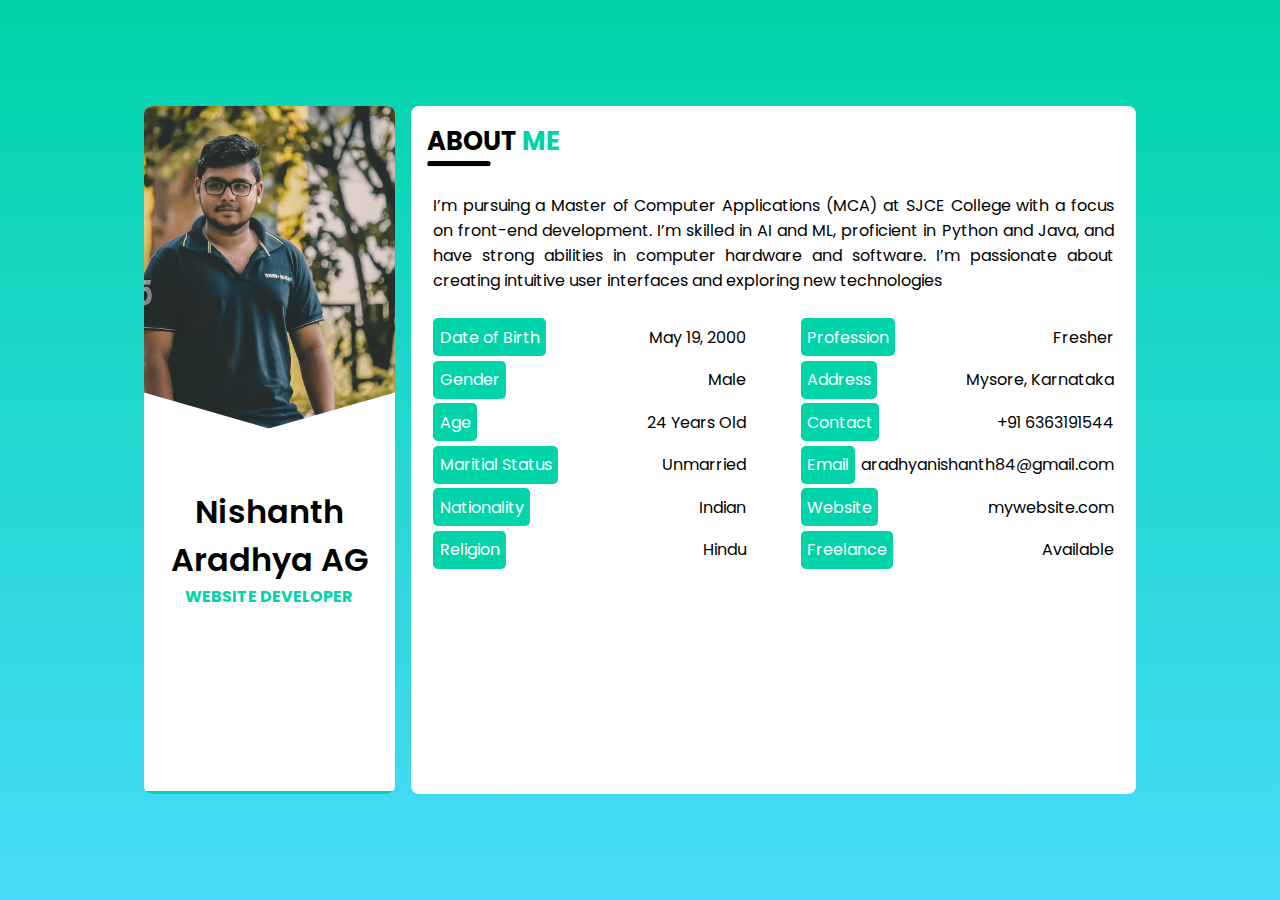
<file: index.html>
<!DOCTYPE html>
<html lang="en">

<head>
    <meta charset="UTF-8">
    <meta http-equiv="X-UA-Compatible" content="IE=edge">
    <meta name="viewport" content="width=device-width, initial-scale=1.0">

    <!-- CSS file -->
    <link rel="stylesheet" href="style.css">

    <!-- Favicon -->
    <link rel="shortcut icon" href="profile123.jpg" type="image/x-icon">

    <!-- Fontawesome CDN -->
    <link rel="stylesheet" href="https://cdnjs.cloudflare.com/ajax/libs/font-awesome/6.0.0-beta3/css/all.min.css"
        integrity="sha512-Fo3rlrZj/k7ujTnHg4CGR2D7kSs0v4LLanw2qksYuRlEzO+tcaEPQogQ0KaoGN26/zrn20ImR1DfuLWnOo7aBA=="
        crossorigin="anonymous" referrerpolicy="no-referrer" />

    <title>Nishanth Aradhya AG</title>
</head>

<body>
    <!-- Website Layout -->
    <ul class="website_container">

        <!-- Global Menu -->
        <div id="global_menu_button_container">
            <p class="site_title">Nishanth Aradhya AG</p>
            <i class="fa fa-bars" id="global_menu_button"></i>
        </div>

        <ul id="global_menu_items">
            <div>
                <i class="fa fa-close" id="global_menu_close_button"></i>
                <li><a href="/"><i class="fa fa-home"></i> About</a></li>
                <li><a href="resume.html"><i class="fas fa-file-alt"></i> Resume</a></li>
                <li><a href="blogs.html"><i class="fas fa-pen-nib"></i> My Projects</a></li>
                <li><a href="services.html"><i class="fas fa-cog"></i> Technologies</a></li>
                <li><a href="contact.html"><i class="fas fa-phone-square"></i> Contact</a></li>
            </div>
        </ul>

        <!--x Global Menu x-->

        <!-- sidebar -->
        <div class="sidebar_container">
            <!-- Sidebar Image -->
            <div class="image">
                <img src="profile123.jpeg" alt="Nishanth Aradhya AG">
                <div class="right_image_box"></div>
                <div class="left_image_box"></div>
            </div>

            <!-- sidebar Content -->
            <div class="sidebar_content">
                <!-- Long name can be applied so easily -->
                <h1>Nishanth Aradhya AG</h1>
                <p>Website Developer</p>
                <!-- Social Medias -->
                <div class="social_media">
                    <a href="https://www.linkedin.com/in/nishanth-aradhya-a28506203"><i class="fab fa-linkedin"></i></a>
                    <a href="https://github.com/Nishanth619"><i class="fab fa-github"></i></a>
                    <a href="https://www.instagram.com/nishanth__aradhya/"><i class="fab fa-instagram"></i></a>
                </div>
            </div>

            <!-- Sidebar Buttom Menu -->
            <div class="sidebar_buttom_menu" id="sidebar_buttom_menu">
                <i class="fa fa-bars" id="sidebar_menu_icon"></i>
            </div>

            <!-- Sidebar Navigation -->
            <ul class="sidebar_navigation" id="sidebar_navigation">
                <li><a href="/" class="active">About</a></li>
                <li><a href="resume.html">Resume</a></li>
                <li><a href="blogs.html">My Projects</a></li>
                <li><a href="services.html">Technologies</a></li>
                <li><a href="contact.html">Contact</a></li>
            </ul>

        </div>

        <!-- content -->
        <div class="content_container">
            <!-- About Page -->
            <div class="about_page">
                <h2 class="title">About <span>Me</span></h2>
                <hr class="line">
                <div class="about_content">
                    <p class="about_text">I’m pursuing a Master of Computer Applications (MCA) at SJCE College with a focus on front-end development.
                        I’m skilled in AI and ML, proficient in Python and Java, and have strong abilities in computer hardware and software.
                        I’m passionate about creating intuitive user interfaces and exploring new technologies</p>
                </div>
                <div class="about_profile">
                    <ul class="left_profile">
                        <li><span class="profile_title">Date of Birth</span><span>May 19, 2000</span></li>
                        <li><span class="profile_title">Gender</span><span>Male</span></li>
                        <li><span class="profile_title">Age</span><span>24 Years Old</span></li>
                        <li><span class="profile_title">Maritial Status</span><span>Unmarried</span></li>
                        <li><span class="profile_title">Nationality</span><span>Indian</span></li>
                        <li><span class="profile_title">Religion</span><span>Hindu</span></li>
                    </ul>

                    <ul class="right_profile">
                        <li><span class="profile_title">Profession</span><span>Fresher</span></li>
                        <li><span class="profile_title">Address</span><span>Mysore, Karnataka</span></li>
                        <li><span class="profile_title">Contact</span><span>+91 6363191544</span></li>
                        <li><span class="profile_title">Email</span><span>aradhyanishanth84@gmail.com</span></li>
                        <li><span class="profile_title">Website</span><span>mywebsite.com</span></li>
                        <li><span class="profile_title">Freelance</span><span>Available</span></li>
                    </ul>
                </div>
            </div>
        </div>

        <script src="js/script.js"></script>
</body>

</html>
</file>
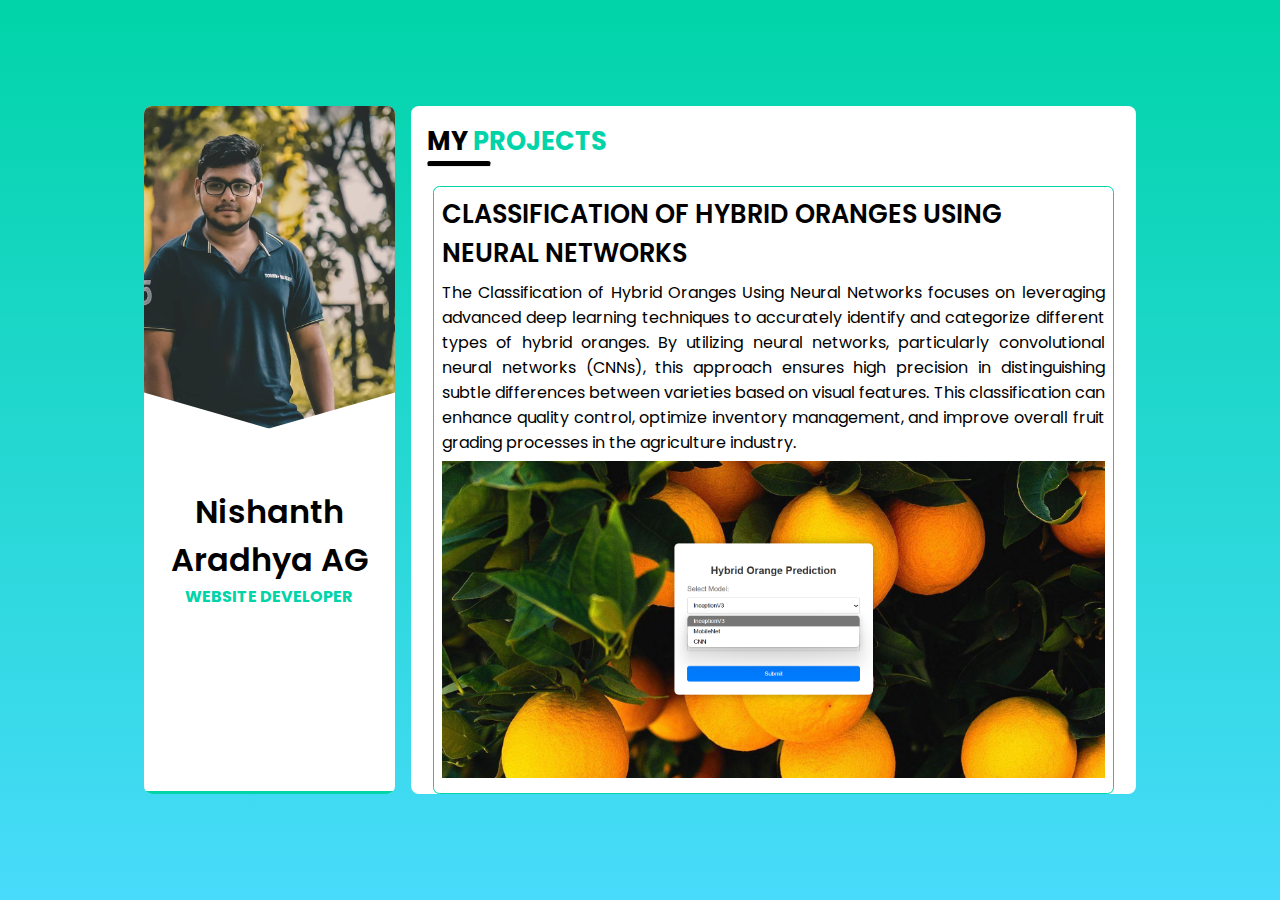
<file: blogs.html>
<!DOCTYPE html>
<html lang="en">

<head>
    <meta charset="UTF-8">
    <meta http-equiv="X-UA-Compatible" content="IE=edge">
    <meta name="viewport" content="width=device-width, initial-scale=1.0">

    <!-- CSS file -->
    <link rel="stylesheet" href="style.css">

    <!-- Favicon -->
    <link rel="shortcut icon" href="profile123.jpeg" type="image/x-icon">

    <!-- Fontawesome CDN -->
    <link rel="stylesheet" href="https://cdnjs.cloudflare.com/ajax/libs/font-awesome/6.0.0-beta3/css/all.min.css"
        integrity="sha512-Fo3rlrZj/k7ujTnHg4CGR2D7kSs0v4LLanw2qksYuRlEzO+tcaEPQogQ0KaoGN26/zrn20ImR1DfuLWnOo7aBA=="
        crossorigin="anonymous" referrerpolicy="no-referrer" />

    <title>Nishanth Aradhya AG</title>
</head>

<body>
    <!-- Website Layout -->
    <div class="website_container">

        <!-- Global Menu -->
        <div id="global_menu_button_container">
            <p class="site_title">Nishanth Aradhya AG</p>
            <i class="fa fa-bars" id="global_menu_button"></i>
        </div>

        <ul id="global_menu_items">
            <div>
                <i class="fa fa-close" id="global_menu_close_button"></i>
                <li><a href="/"><i class="fa fa-home"></i> About</a></li>
                <li><a href="resume.html"><i class="fas fa-file-alt"></i> Resume</a></li>
                <li><a href="blogs.html"><i class="fas fa-pen-nib"></i> My Projects</a></li>
                <li><a href="services.html"><i class="fas fa-cog"></i> Technologies</a></li>
                <li><a href="contact.html"><i class="fas fa-phone-square"></i> Contact</a></li>
            </div>
        </ul>

        <!--x Global Menu x-->

        <!-- sidebar -->
        <div class="sidebar_container">
            <!-- Sidebar Image -->
            <div class="image">
                <img src="profile123.jpeg" alt="Nishanth Aradhya AG">
                <div class="right_image_box"></div>
                <div class="left_image_box"></div>
            </div>

            <!-- sidebar Content -->
            <div class="sidebar_content">
                <!-- Long name can be applied so easily -->
                <h1>Nishanth Aradhya AG</h1>
                <p>Website Developer</p>
                <!-- Social Medias -->
                <div class="social_media">
                    <a href="https://www.linkedin.com/in/nishanth-aradhya-a28506203"><i class="fab fa-linkedin"></i></a>
                    <a href="https://github.com/Nishanth619"><i class="fab fa-github"></i></a>
                    <a href="https://www.instagram.com/nishanth__aradhya/"><i class="fab fa-instagram"></i></a>
                </div>
            </div>

            <!-- Sidebar Buttom Menu -->
            <div class="sidebar_buttom_menu" id="sidebar_buttom_menu">
                <i class="fa fa-bars" id="sidebar_menu_icon"></i>
            </div>

            <!-- Sidebar Navigation -->
            <ul class="sidebar_navigation" id="sidebar_navigation">
                <li><a href="/">About</a></li>
                <li><a href="resume.html">Resume</a></li>
                <li><a href="blogs.html" class="active">My Projects</a></li>
                <li><a href="services.html">Technologies</a></li>
                <li><a href="contact.html">Contact</a></li>

            </ul>

        </div>
        <!-- content -->
        <div class="content_container">
            <!-- Blogs Page -->
            <div class="blogs_page">
                <h2 class="title">My <span>Projects</span></h2>
                <hr class="line">
                <div class="blogs_container">
                    <!-- Single Blog -->
                    <div class="blog_box">
                        <h2 class="blog_title">Classification Of Hybrid Oranges Using Neural Networks</h2>
                        <p class="blog_text">The Classification of Hybrid Oranges Using Neural Networks focuses on leveraging advanced deep learning techniques to accurately identify and categorize different types of hybrid oranges. By utilizing neural networks, particularly convolutional neural networks (CNNs), this approach ensures high precision in distinguishing subtle differences between varieties based on visual features. This classification can enhance quality control, optimize inventory management,
                             and improve overall fruit grading processes in the agriculture industry.</p>
                        <img src="model.png" alt="Blog 1" class="blog_image">
                    </div>

                    <!-- Single Blog -->
                    <div class="blog_box">
                        <h2 class="blog_title">Face Detection-Based Attendance System Using Deep Learning</h2>
                        <p class="blog_text">The Face Detection-Based Attendance System Using Deep Learning utilizes advanced facial recognition techniques to automate and streamline attendance tracking. By employing deep learning models, particularly convolutional neural networks (CNNs), the system can accurately detect and identify faces in real-time, ensuring a more efficient, secure, and tamper-proof method of recording attendance. This technology eliminates the need for manual processes, 
                            reducing errors and increasing convenience in environments like schools, offices, and organizations.</p>
                        <img src="OIP.jpg" alt="Blog 2" class="blog_image">
                    </div>

                    <!-- Single Blog -->
                    <div class="blog_box">
                        <h2 class="blog_title">Multiclass Fruit Classification Using Deep Learning models</h2>
                        <p class="blog_text">The Multiclass Fruit Classification Using Deep Learning Techniques aims to classify various types of fruits by leveraging the power of deep learning models. Using convolutional neural networks (CNNs), the system can automatically learn and distinguish between different fruit categories based on features like shape, color, and texture. This approach ensures high accuracy and efficiency, making it ideal for applications in agriculture, retail, and food processing, where precise identification of multiple fruit types is crucial for inventory management, quality control,
                             and automation.</p>
                        <img src="OIP 3.jpg" alt="Blog 3" class="blog_image">
                    </div>

                    <div class="blog_box">
                        <h2 class="blog_title">Classification of different types of banana using deep learning models</h2>
                        <p class="blog_text">Leveraging advanced deep learning techniques, this project focuses on accurately classifying various banana types to enhance agricultural practices and optimize supply chain management. Utilizing a custom dataset of over 5,000 images, I explored multiple architectures to achieve high classification accuracy and insights into fruit quality.

                        </p>
                        <img src="OIP 3.jpg" alt="Blog 3" class="blog_image">
                    </div>
                </div>
            </div>
        </div>
    </div>


    <script src="js/script.js"></script>
</body>

</html>
</file>
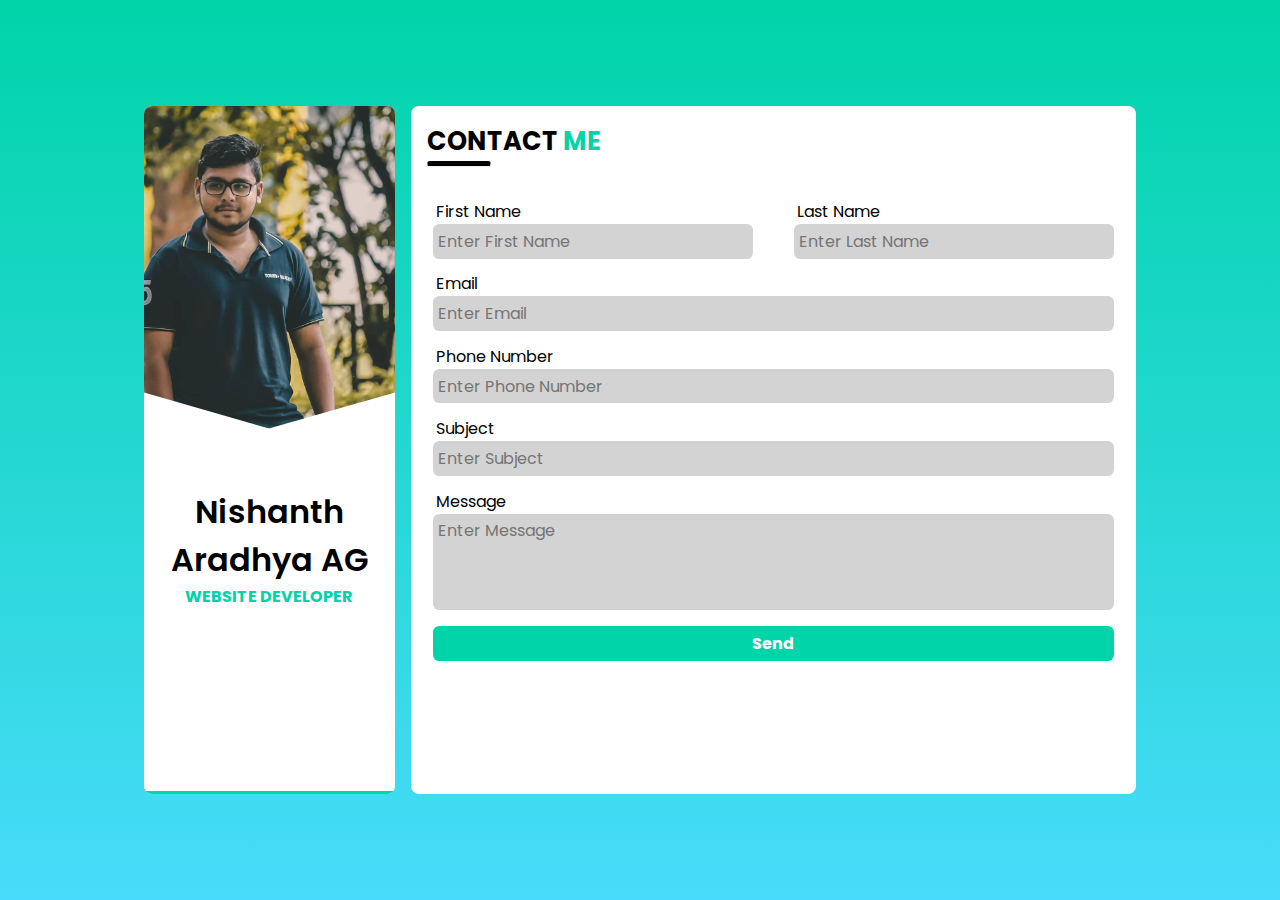
<file: contact.html>
<!DOCTYPE html>
<html lang="en">

<head>
    <meta charset="UTF-8">
    <meta http-equiv="X-UA-Compatible" content="IE=edge">
    <meta name="viewport" content="width=device-width, initial-scale=1.0">

    <!-- CSS file -->
    <link rel="stylesheet" href="style.css">

    <!-- Favicon -->
    <link rel="shortcut icon" href="profile123.jpeg" type="image/x-icon">

    <!-- Fontawesome CDN -->
    <link rel="stylesheet" href="https://cdnjs.cloudflare.com/ajax/libs/font-awesome/6.0.0-beta3/css/all.min.css"
        integrity="sha512-Fo3rlrZj/k7ujTnHg4CGR2D7kSs0v4LLanw2qksYuRlEzO+tcaEPQogQ0KaoGN26/zrn20ImR1DfuLWnOo7aBA=="
        crossorigin="anonymous" referrerpolicy="no-referrer" />

    <title>Nishanth Aradhya AG</title>
</head>

<body>
    <!-- Website Layout -->
    <div class="website_container">

        <!-- Global Menu -->
        <div id="global_menu_button_container">
            <p class="site_title">Nishanth Aradhya AG</p>
            <i class="fa fa-bars" id="global_menu_button"></i>
        </div>

        <ul id="global_menu_items">
            <div>
                <i class="fa fa-close" id="global_menu_close_button"></i>
                <li><a href="/"><i class="fa fa-home"></i> About</a></li>
                <li><a href="resume.html"><i class="fas fa-file-alt"></i> Resume</a></li>
                <li><a href="blogs.html"><i class="fas fa-pen-nib"></i> My projects</a></li>
                <li><a href="services.html"><i class="fas fa-cog"></i> Technologies</a></li>
                <li><a href="contact.html"><i class="fas fa-phone-square"></i> Contact</a></li>
            </div>
        </ul>

        <!--x Global Menu x-->

        <!-- sidebar -->
        <div class="sidebar_container">
            <!-- Sidebar Image -->
            <div class="image">
                <img src="profile123.jpeg" alt="Nishanth Aradhya AG">
                <div class="right_image_box"></div>
                <div class="left_image_box"></div>
            </div>

            <!-- sidebar Content -->
            <div class="sidebar_content">
                <!-- Long name can be applied so easily -->
                <h1>Nishanth Aradhya AG</h1>
                <p>Website Developer</p>
                <!-- Social Medias -->
                <div class="social_media">
                    <a href="https://www.linkedin.com/in/nishanth-aradhya-a28506203"><i class="fab fa-linkedin"></i></a>
                    <a href="https://github.com/Nishanth619"><i class="fab fa-github"></i></a>
                    <a href="https://www.instagram.com/nishanth__aradhya/"><i class="fab fa-instagram"></i></a>
                </div>
            </div>

            <!-- Sidebar Buttom Menu -->
            <div class="sidebar_buttom_menu" id="sidebar_buttom_menu">
                <i class="fa fa-bars" id="sidebar_menu_icon"></i>
            </div>

            <!-- Sidebar Navigation -->
            <ul class="sidebar_navigation" id="sidebar_navigation">
                <li><a href="/">About</a></li>
                <li><a href="resume.html">Resume</a></li>
                <li><a href="blogs.html">My projects</a></li>
                <li><a href="services.html">Technologies</a></li>
                <li><a href="contact.html" class="active">Contact</a></li>

            </ul>

        </div>
        <!-- content -->
        <div class="content_container">
            <!-- Contact Page -->
            <div class="contact_page">
                <h2 class="title">Contact <span>Me</span></h2>
                <hr class="line">
                <div class="contact_container">
                    <form action="post">
                        <div class="form_name_row">
                            <div class="left_form_row">
                                <label>First Name</label>
                                <input type="text" required placeholder="Enter First Name">
                            </div>
                            <div class="right_form_row">
                                <label>Last Name</label>
                                <input type="text" required placeholder="Enter Last Name">
                            </div>
                        </div>
                        <label>Email</label>
                        <input type="email" name="" id="" required placeholder="Enter Email">
                        <label>Phone Number</label>
                        <input type="text" name="" id="" required placeholder="Enter Phone Number">
                        <label>Subject</label>
                        <input type="text" name="" id="" required placeholder="Enter Subject">
                        <label>Message</label>
                        <textarea name="" id="" cols="30" rows="10" required placeholder="Enter Message"></textarea>
                        <input type="submit" value="Send" id="send_button">
                    </form>
                </div>
            </div>
        </div>
    </div>


    <script src="js/script.js"></script>
</body>

</html>
</file>
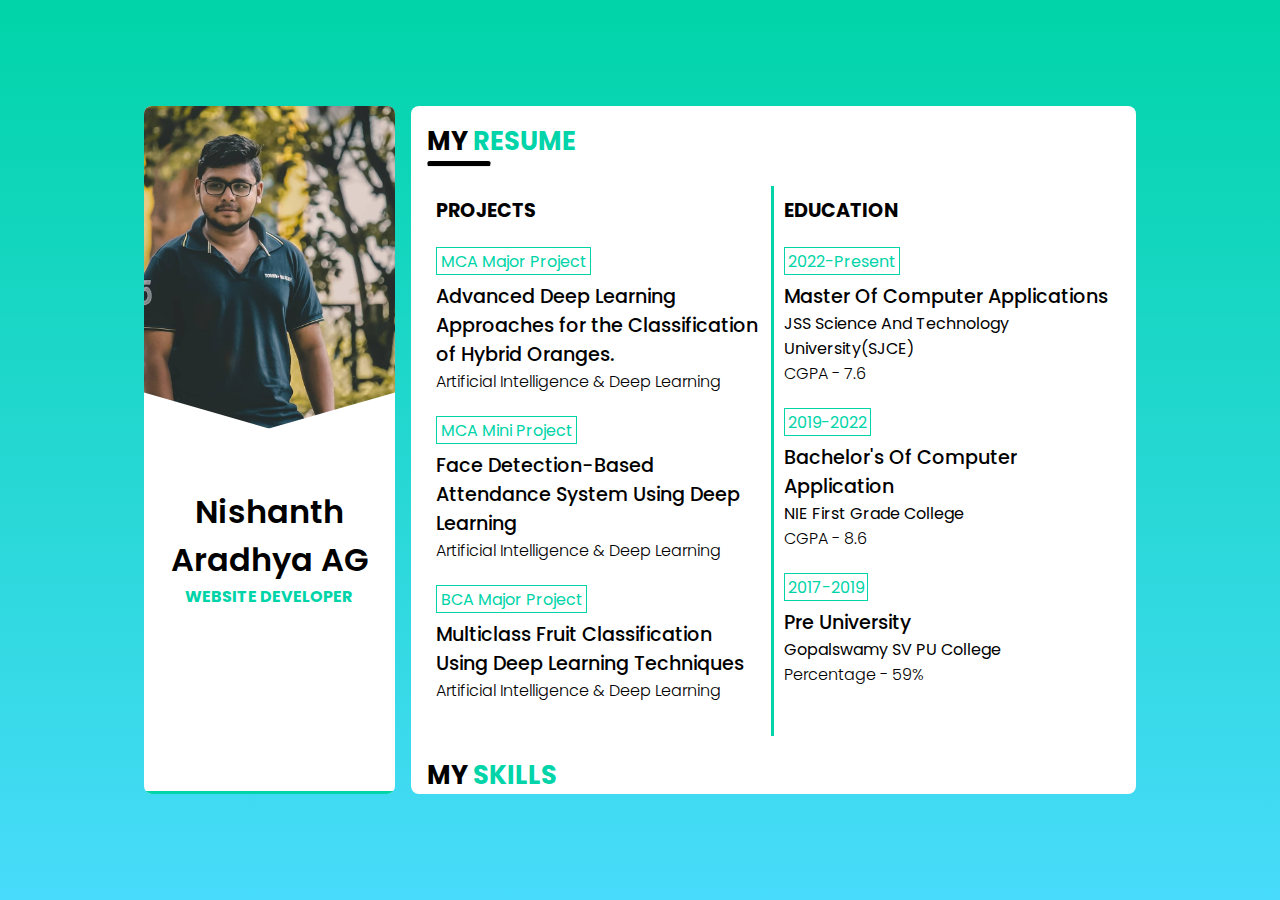
<file: resume.html>
<!DOCTYPE html>
<html lang="en">

<head>
    <meta charset="UTF-8">
    <meta http-equiv="X-UA-Compatible" content="IE=edge">
    <meta name="viewport" content="width=device-width, initial-scale=1.0">

    <!-- CSS file -->
    <link rel="stylesheet" href="style.css">

    <!-- Favicon -->
    <link rel="shortcut icon" href="profile123.jpeg" type="image/x-icon">

    <!-- Fontawesome CDN -->
    <link rel="stylesheet" href="https://cdnjs.cloudflare.com/ajax/libs/font-awesome/6.0.0-beta3/css/all.min.css"
        integrity="sha512-Fo3rlrZj/k7ujTnHg4CGR2D7kSs0v4LLanw2qksYuRlEzO+tcaEPQogQ0KaoGN26/zrn20ImR1DfuLWnOo7aBA=="
        crossorigin="anonymous" referrerpolicy="no-referrer" />

    <title>Nishanth Aradhya AG</title>
</head>

<body>
    <!-- Website Layout -->
    <div class="website_container">

        <!-- Global Menu -->
        <div id="global_menu_button_container">
            <p class="site_title">Nishanth Aradhya AG</p>
            <i class="fa fa-bars" id="global_menu_button"></i>
        </div>

        <ul id="global_menu_items">
            <div>
                <i class="fa fa-close" id="global_menu_close_button"></i>
                <li><a href="/"><i class="fa fa-home"></i> About</a></li>
                <li><a href="resume.html"><i class="fas fa-file-alt"></i> Resume</a></li>
                <li><a href="blogs.html"><i class="fas fa-pen-nib"></i> My Projects</a></li>
                <li><a href="services.html"><i class="fas fa-cog"></i>Technologies </a></li>
                <li><a href="contact.html"><i class="fas fa-phone-square"></i> Contact</a></li>
            </div>
        </ul>

        <!--x Global Menu x-->

        <!-- sidebar -->
        <div class="sidebar_container">
            <!-- Sidebar Image -->
            <div class="image">
                <img src="profile123.jpeg" alt="Nishanth Aradhya">
                <div class="right_image_box"></div>
                <div class="left_image_box"></div>
            </div>

            <!-- sidebar Content -->
            <div class="sidebar_content">
                <!-- Long name can be applied so easily -->
                <h1>Nishanth Aradhya AG</h1>
                <p>Website Developer</p>
                <!-- Social Medias -->
                <div class="social_media">
                    <a href="https://www.linkedin.com/in/nishanth-aradhya-a28506203"><i class="fab fa-linkedin"></i></a>
                    <a href="https://github.com/Nishanth619"><i class="fab fa-github"></i></a>
                    <a href="https://www.instagram.com/nishanth__aradhya/"><i class="fab fa-instagram"></i></a>
                </div>
            </div>

            <!-- Sidebar Buttom Menu -->
            <div class="sidebar_buttom_menu" id="sidebar_buttom_menu">
                <i class="fa fa-bars" id="sidebar_menu_icon"></i>
            </div>

            <!-- Sidebar Navigation -->
            <ul class="sidebar_navigation" id="sidebar_navigation">
                <li><a href="/">About</a></li>
                <li><a href="resume.html" class="active">Resume</a></li>
                <li><a href="blogs.html">My Projects</a></li>
                <li><a href="services.html">Technologies</a></li>
                <li><a href="contact.html">Contact</a></li>

            </ul>

        </div>
        <!-- content -->
        <div class="content_container">
            <!-- Resume Page -->
            <div class="resume_page">
                <h2 class="title">My <span>Resume</span></h2>
                <hr class="line">
                <div class="resume_container">
                    <!-- Experience container -->
                    <div class="left_resume">
                        <h2 class="resume_title"><i class="fa fa-suitcase"></i> Projects</h2>
                        <div class="resume_box">
                            <span class="resume_date">MCA Major Project</span>
                            <p class="resume_box_title">Advanced Deep Learning Approaches for the Classification of Hybrid Oranges.</p>
                            <p class="resume_text">Artificial Intelligence & Deep Learning </p>
                        </div>

                        <div class="resume_box">
                            <span class="resume_date">MCA Mini Project</span>
                            <p class="resume_box_title">Face Detection-Based Attendance System Using Deep Learning</p>
                            <p class="resume_text">Artificial Intelligence & Deep Learning</p>
                        </div>

                        <div class="resume_box">
                            <span class="resume_date">BCA Major Project</span>
                            <p class="resume_box_title">Multiclass Fruit Classification Using Deep Learning Techniques</p>
                            <p class="resume_text">Artificial Intelligence & Deep Learning</p>
                        </div>
                    </div>

                    <!-- Education Container -->
                    <div class="right_resume">
                        <h2 class="resume_title"><i class="fas fa-book-open"></i> Education</h2>
                        <div class="resume_box">
                            <span class="resume_date">2022-Present</span>
                            <p class="resume_box_title">Master Of Computer Applications</p>
                            <p class="resume_conpany">JSS Science And Technology University(SJCE)</p>
                            <p class="resume_text">CGPA - 7.6 </p>
                        </div>

                        <div class="resume_box">
                            <span class="resume_date">2019-2022</span>
                            <p class="resume_box_title">Bachelor's Of Computer Application</p>
                            <p class="resume_conpany">NIE First Grade College</p>
                            <p class="resume_text">CGPA - 8.6</p>
                        </div>

                        <div class="resume_box">
                            <span class="resume_date">2017-2019</span>
                            <p class="resume_box_title">Pre University</p>
                            <p class="resume_conpany">Gopalswamy SV PU College</p>
                            <p class="resume_text">Percentage - 59%</p>
                        </div>
                    </div>

                </div>

                <h2 class="title">My <span>Skills</span></h2>
                <hr class="line">
                <!-- Skill Container --> 
                <div class="resume_container">
                    <div class="left_resume">
                        <h2 class="resume_title"><i class="fas fa-pencil-ruler"></i> Language Known</h2>
                        <div class="skill_box">
                            <h2 class="skill_title">English</h2>
                            <div class="skill_line_container">
                                <div class="skill_line" style="width: 80%;"></div>
                            </div>
                        </div>

                        <div class="skill_box">
                            <h2 class="skill_title">Kannada</h2>
                            <div class="skill_line_container">
                                <div class="skill_line" style="width: 90%;"></div>
                            </div>
                        </div>

                        <div class="skill_box">
                            <h2 class="skill_title">Hindi</h2>
                            <div class="skill_line_container">
                                <div class="skill_line" style="width: 40%;"></div>
                            </div>
                        </div>

                    </div>
                    <div class="right_resume">
                        <h2 class="resume_title"><i class="fas fa-code"></i> Coding</h2>
                        <div class="skill_box">
                            <h2 class="skill_title">Python</h2>
                            <div class="skill_line_container">
                                <div class="skill_line" style="width: 80%;"></div>
                            </div>
                        </div>

                        <div class="skill_box">
                            <h2 class="skill_title">Java</h2>
                            <div class="skill_line_container">
                                <div class="skill_line" style="width: 60%;"></div>
                            </div>
                        </div>

                        <div class="skill_box">
                            <h2 class="skill_title">HTML/CSS/JS</h2>
                            <div class="skill_line_container">
                                <div class="skill_line" style="width: 80%;"></div>
                            </div>
                        </div>
                    </div>
                </div>
            </div>
        </div>
    </div>


    <script src="js/script.js"></script>
</body>

</html>
</file>
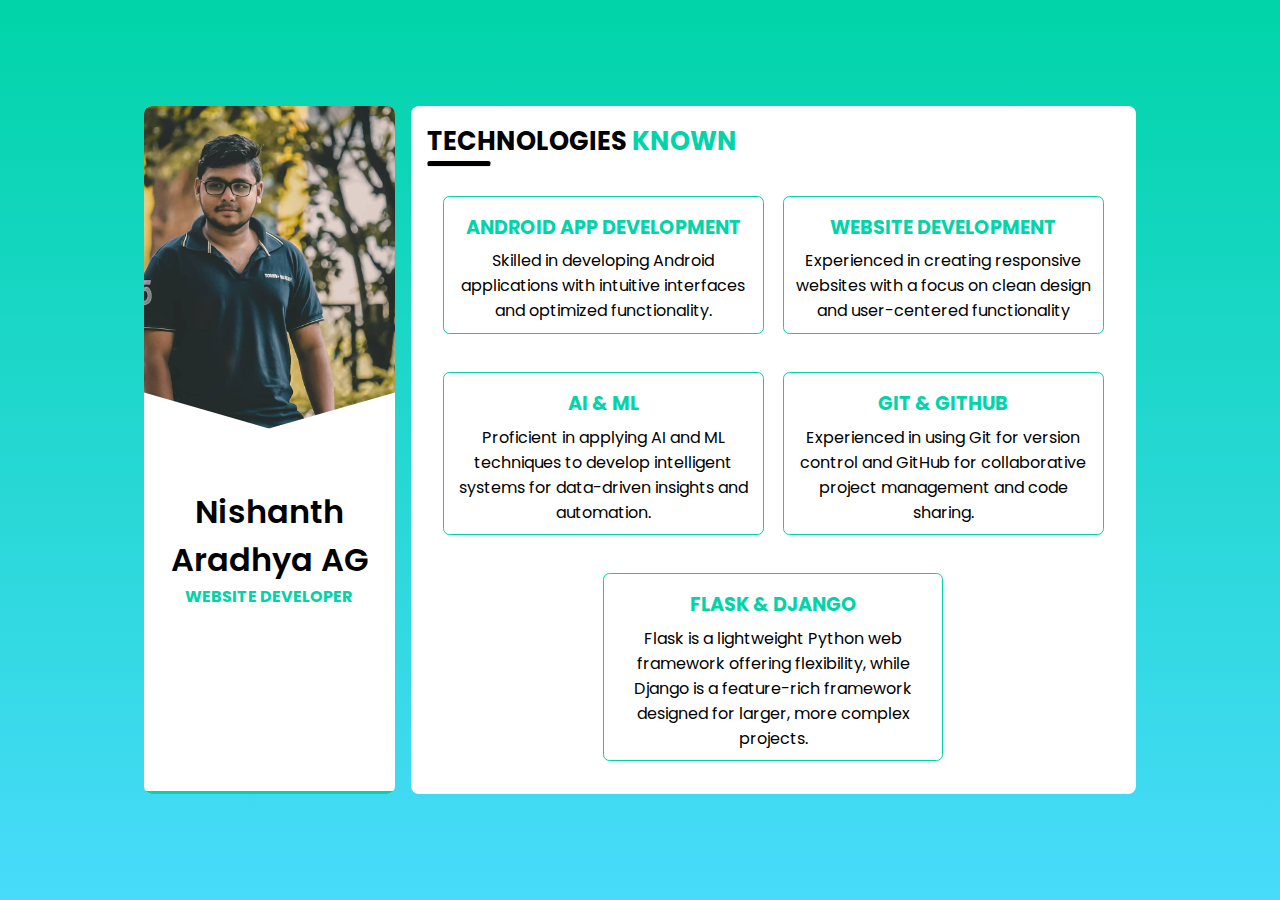
<file: services.html>
<!DOCTYPE html>
<html lang="en">

<head>
    <meta charset="UTF-8">
    <meta http-equiv="X-UA-Compatible" content="IE=edge">
    <meta name="viewport" content="width=device-width, initial-scale=1.0">

    <!-- CSS file -->
    <link rel="stylesheet" href="style.css">

    <!-- Favicon -->
    <link rel="shortcut icon" href="profile123.jpeg" type="image/x-icon">

    <!-- Fontawesome CDN -->
    <link rel="stylesheet" href="https://cdnjs.cloudflare.com/ajax/libs/font-awesome/6.0.0-beta3/css/all.min.css"
        integrity="sha512-Fo3rlrZj/k7ujTnHg4CGR2D7kSs0v4LLanw2qksYuRlEzO+tcaEPQogQ0KaoGN26/zrn20ImR1DfuLWnOo7aBA=="
        crossorigin="anonymous" referrerpolicy="no-referrer" />

    <title>Nishanth Aradhya AG</title>

    <style>
        /* Center the last services_box */
        .services_container:last-child {
            display: flex;
            justify-content: center;
        }
    </style>

</head>

<body>
    <!-- Website Layout -->
    <div class="website_container">

        <!-- Global Menu -->
        <div id="global_menu_button_container">
            <p class="site_title">Nishanth Aradhya AG</p>
            <i class="fa fa-bars" id="global_menu_button"></i>
        </div>

        <ul id="global_menu_items">
            <div>
                <i class="fa fa-close" id="global_menu_close_button"></i>
                <li><a href="/"><i class="fa fa-home"></i> About</a></li>
                <li><a href="resume.html"><i class="fas fa-file-alt"></i> Resume</a></li>
                <li><a href="blogs.html"><i class="fas fa-pen-nib"></i> My projects</a></li>
                <li><a href="services.html"><i class="fas fa-cog"></i> Technologies</a></li>
                <li><a href="contact.html"><i class="fas fa-phone-square"></i> Contact</a></li>
            </div>
        </ul>

        <!--x Global Menu x-->

        <!-- sidebar -->
        <div class="sidebar_container">
            <!-- Sidebar Image -->
            <div class="image">
                <img src="profile123.jpeg" alt="Nishanth Aradhya A G">
                <div class="right_image_box"></div>
                <div class="left_image_box"></div>
            </div>

            <!-- sidebar Content -->
            <div class="sidebar_content">
                <!-- Long name can be applied so easily -->
                <h1>Nishanth Aradhya AG</h1>
                <p>Website Developer</p>
                <!-- Social Medias -->
                <div class="social_media">
                    <a href="https://www.linkedin.com/in/nishanth-aradhya-a28506203"><i class="fab fa-linkedin"></i></a>
                    <a href="https://github.com/Nishanth619"><i class="fab fa-github"></i></a>
                    <a href="https://www.instagram.com/nishanth__aradhya/"><i class="fab fa-instagram"></i></a>
                </div>
            </div>

            <!-- Sidebar Buttom Menu -->
            <div class="sidebar_buttom_menu" id="sidebar_buttom_menu">
                <i class="fa fa-bars" id="sidebar_menu_icon"></i>
            </div>

            <!-- Sidebar Navigation -->
            <ul class="sidebar_navigation" id="sidebar_navigation">
                <li><a href="/">About</a></li>
                <li><a href="resume.html">Resume</a></li>
                <li><a href="blogs.html">My Projects</a></li>
                <li><a href="services.html" class="active">Technologies</a></li>
                <li><a href="contact.html">Contact</a></li>

            </ul>

        </div>
        <!-- content -->
        <div class="content_container">
            <!-- Services Page -->
            <div class="services_page">
                <h2 class="title">Technologies <span>Known</span></h2>
                <hr class="line">
                <!-- Services Row -->
                <div class="services_container">
                    <div class="services_box">
                        <i class="fas fa-tablet-alt"></i>
                        <h3 class="services_title">Android App Development</h3>
                        <p class="services_text">Skilled in developing Android applications with intuitive interfaces and optimized functionality.</p>
                    </div>
                    <div class="services_box">
                        <i class="fas fa-globe"></i>
                        <h3 class="services_title">Website Development</h3>
                        <p class="services_text">Experienced in creating responsive websites with a focus on clean design and user-centered functionality </p>
                    </div>
                </div>

                <div class="services_container">
                    <div class="services_box">
                        <i class="fas fa-pencil-ruler"></i>
                        <h3 class="services_title">AI & ML</h3>
                        <p class="services_text">Proficient in applying AI and ML techniques to develop intelligent systems for data-driven insights and automation.</p>
                    </div>
                    <div class="services_box">
                        <i class="fas fa-drafting-compass"></i>
                        <h3 class="services_title">Git & Github</h3>
                        <p class="services_text">Experienced in using Git for version control and GitHub for collaborative project management and code sharing.</p>
                    </div>
                </div>

                <div class="services_container">
                    <div class="services_box">
                        <i class="fab fa-figma"></i>
                        <h3 class="services_title">Flask & Django</h3>
                        <p class="services_text">Flask is a lightweight Python web framework offering flexibility,
                             while Django is a feature-rich framework designed for larger, more complex projects. </p>
                    </div>

                </div>

            </div>
        </div>
    </div>


    <script src="js/script.js"></script>
</body>

</html>
</file>
<file: style.css>
/* Google Font */
@import url("https://fonts.googleapis.com/css2?family=Poppins:ital,wght@0,100;0,200;0,300;0,400;0,500;0,600;0,700;0,800;0,900;1,100;1,200;1,300;1,400;1,500;1,600;1,700;1,800;1,900&display=swap");

/* CSS Reset */
* {
    padding: 0;
    margin: 0;
    box-sizing: border-box;
    scroll-behavior: smooth;
    font-family: "Poppins", sans-serif;
}

/* CSS Variables */
:root {
    --brand-color: #00d4a8; /* A soft light green */
    --linear-back: linear-gradient(180deg, 
            rgba(0, 212, 168, 1) 0%, /* Light green at the top */
            rgba(72, 219, 251, 1) 100%); /* Soft sky blue at the bottom */
}



a {
    text-decoration: none;
    color: black;
}

li {
    list-style: none;
}

/* CSS in Body */
body {
    height: 100vh;
    width: 100vw;
    background: var(--linear-back);
    display: flex;
    align-items: center;
    justify-content: center;
}

.website_container {
    width: 80%;
    height: 80%;
    display: flex;
    padding: 1rem;
    position: relative;
}

/* Sidebar */
.website_container .sidebar_container {
    width: 35%;
    height: 100%;
    background-color: white;
    margin-right: 1rem;
    border-radius: 0.5rem;
    overflow: hidden;
    position: relative;
}

.sidebar_container .image {
    height: 50%;
    width: 100%;
    position: relative;
}

.sidebar_container .image img {
    width: 100%;
    height: 100%;
    object-fit: cover;
    object-position: top;
}

.sidebar_container .image .right_image_box {
    width: 70%;
    height: 100px;
    background-color: white;
    position: absolute;
    bottom: -3.5rem;
    left: -3rem;
    transform: rotate(16deg);
}

.sidebar_container .image .left_image_box {
    width: 70%;
    height: 100px;
    background-color: white;
    position: absolute;
    bottom: -3.5rem;
    right: -3rem;
    transform: rotate(-16deg);
}

.sidebar_container .sidebar_content {
    position: absolute;
    width: 100%;
    margin-top: 2rem;
    text-align: center;
    padding: 0.4rem;
}

.sidebar_container .sidebar_content h1 {
    color: black;
    font-size: 2rem;
    font-weight: 600;
}

.sidebar_container .sidebar_content p {
    color: var(--brand-color);
    font-size: 1rem;
    text-transform: uppercase;
    font-weight: 700;
}

.sidebar_container .sidebar_content .social_media {
    margin-top: 1rem;
}

.sidebar_container .sidebar_content .social_media a {
    font-size: 1.8rem;
    margin: 0.4rem;
    color: black;
}

.sidebar_container .sidebar_content .social_media a:hover {
    color: var(--brand-color);
    transition: 0.3s;
}

.sidebar_container .sidebar_buttom_menu {
    position: absolute;
    border-top: 0.2rem solid var(--brand-color);
    width: 100%;
    font-size: 1.6rem;
    left: 0;
    bottom: 0;
    text-align: center;
    cursor: pointer;
    z-index: 3;
}

.sidebar_container .sidebar_buttom_menu:hover {
    color: var(--brand-color);
    transition: 0.3s;
}

/* Sidebar Navigation */
.sidebar_container .sidebar_navigation {
    position: absolute;
    top: 0;
    left: -100%;
    width: 100%;
    height: 100%;
    background-color: white;
    display: flex;
    flex-direction: column;
    align-items: center;
    justify-content: center;
    font-size: 2rem;
    z-index: 2;
    transition: left 0.3s;
}

.sidebar_container .sidebar_navigation li {
    margin: 0.3rem 0;
}

.sidebar_container .sidebar_navigation li a:hover,
.sidebar_container .sidebar_navigation .active {
    color: var(--brand-color);
    transition: 0.3s;
    font-weight: bold;
}

/* Content */
.website_container .content_container {
    width: 100%;
    height: 100%;
    background-color: white;
    border-radius: 0.5rem;
    padding: 1rem;
    overflow-y: scroll;
}

.content_container::-webkit-scrollbar {
    width: 0.2rem;
}

.content_container::-webkit-scrollbar-thumb {
    width: 0.2rem;
    background-color: gray;
    border-radius: 0.2rem;
}

/* About Page */

.title {
    font-size: 1.6rem;
    text-transform: uppercase;
}

.title span {
    color: var(--brand-color);
}

.line {
    width: 4rem;
    border-top: 0.35rem solid black;
    border-radius: 0.5rem;
}

.about_page .about_content {
    margin-top: 1.2rem;
    padding: 0.4rem;
    margin-bottom: 0.5rem;
}

.about_page .about_content p {
    font-size: 1rem;
    text-align: justify;
}

.about_profile {
    display: flex;
    justify-content: space-between;
    padding: 0.4rem;
}

.about_profile .left_profile {
    width: 46%;
}

.about_profile .left_profile li {
    display: flex;
    justify-content: space-between;
    align-items: center;
    margin: 0.3rem 0;
    font-size: 1rem;
}

.about_profile .right_profile {
    width: 46%;
}

.about_profile .right_profile li {
    display: flex;
    justify-content: space-between;
    margin: 0.3rem 0;
    align-items: center;
    font-size: 1rem;
}

li .profile_title {
    padding: 0.4rem;
    background-color: var(--brand-color);
    color: white;
    border-radius: 0.3rem;
}

/* Resume Page */
.resume_page .resume_container {
    margin: 1.2rem 0;
    display: flex;
}

.left_resume {
    width: 100%;
    padding: 0.6rem;
    border-right: 0.2rem solid var(--brand-color);
}

.right_resume {
    width: 100%;
    padding: 0.6rem;
}

.resume_title {
    font-size: 1.2rem;
    text-transform: uppercase;
    font-weight: 700;
    margin-bottom: 1rem;
}

.resume_title i {
    color: var(--brand-color);
}

.resume_box {
    margin: 1.5rem 0;
}

.resume_box .resume_date {
    font-size: 1rem;
    border: 0.1rem solid var(--brand-color);
    padding: 0.1rem 0.2rem;
    color: var(--brand-color);
}

.resume_box .resume_box_title {
    margin-top: 0.5rem;
    font-size: 1.2rem;
    font-weight: 500;
}

.resume_box .resume_company {
    font-size: 1rem;
}

.resume_box .resume_text {
    font-size: 1rem;
    font-weight: 300;
}

/* Skills Container */

.skill_box .skill_title {
    font-size: 1.2rem;
    font-weight: 500;
}

.skill_box {
    margin: 1rem 0;
}

.skill_box .skill_line_container {
    height: 0.8rem;
    width: 100%;
    background-color: lightgray;
    border-radius: 0.4rem;
    overflow: hidden;
}

.skill_box .skill_line {
    background-color: var(--brand-color);
    height: 0.8rem;
}

/* Blogs Page */
.blogs_page .blogs_container {
    margin: 0.4rem;
}

.blog_box {
    margin-top: 1.2rem;
    border: 0.1rem solid var(--brand-color);
    padding: 0.5rem;
    border-radius: 0.4rem;
}

.blog_box .blog_title {
    font-size: 1.6rem;
    text-transform: uppercase;
    font-weight: 600;
}

.blog_box .blog_text {
    margin: 0.4rem 0;
    font-size: 1rem;
    font-weight: 400;
    text-align: justify;
}

.blog_box .blog_image {
    width: 100%;
    height: auto;
}

/* Services Page */

.services_page .services_container {
    margin: 1.2rem 0.4rem 0.4rem 0.4rem;
    display: flex;
}

.services_page .services_container .services_box {
    width: 50%;
    margin: 0.6rem;
    border: 0.1rem solid var(--brand-color);
    border-radius: 0.4rem;
    padding: 0.6rem;
    text-align: center;
    cursor: pointer;
}

.services_page .services_container .services_box:hover {
    background-color: var(--brand-color);
    transition: 0.3s;
}

.services_page .services_container .services_box:hover i,
.services_page .services_container .services_box:hover .services_title {
    color: white;
    transition: 0.3s;
}

.services_box i {
    color: var(--brand-color);
    font-size: 1.5rem;
    margin: 0.3rem 0;
}

.services_box .services_title {
    font-size: 1.2rem;
    text-transform: uppercase;
    color: var(--brand-color);
    margin: 0.4rem 0;
}

.services_box .services_text {
    font-size: 1rem;
    font-weight: 400;
}

/* Contact Page */
.contact_page .contact_container {
    margin: 1.2rem 0.4rem;
}

.contact_container form .form_name_row {
    display: flex;
    justify-content: space-between;
}

.contact_container form .form_name_row .left_form_row {
    width: 47%;
}

.contact_container form .form_name_row .right_form_row {
    width: 47%;
}

.contact_container form label {
    display: block;
    font-size: 1rem;
    margin-top: 0.8rem;
    margin-left: 0.2rem;
}

.contact_container form input {
    width: 100%;
    font-size: 1rem;
    padding: 0.3rem;
    border: none;
    outline: none;
    background-color: lightgray;
    border-radius: 0.4rem;
}

.contact_container form input:focus {
    border: 0.2rem solid var(--brand-color);
    transition: 0.3s;
}

.contact_container form textarea {
    width: 100%;
    font-size: 1rem;
    padding: 0.3rem;
    border: none;
    outline: none;
    background-color: lightgray;
    border-radius: 0.4rem;
    height: 6rem;
    resize: none;
}

.contact_container form #send_button {
    background-color: var(--brand-color);
    margin-top: 0.6rem;
    color: white;
    font-weight: bold;
    cursor: pointer;
}

.contact_container form #send_button:hover {
    opacity: 0.8;
    transition: 0.3s;
}

/* Global Menu CSS */
#global_menu_button_container {
    position: absolute;
    left: -3rem;
    display: none;
    margin-top: 0.1rem;
}

#global_menu_button_container #global_menu_button {
    background-color: white;
    font-size: 2rem;
    padding: 0.8rem;
    border-radius: 0.4rem;
    cursor: pointer;
}

#global_menu_button_container #global_menu_button:hover {
    color: var(--brand-color);
    transition: 0.3s;
}

#global_menu_button_container p {
    color: var(--brand-color);
    font-size: 1.4rem;
    font-weight: bold;
    display: none;
}

#global_menu_items {
    position: fixed;
    left: -120%;
    /* left: 0; */
    top: 0;
    background-color: white;
    width: 40%;
    height: 100vh;
    z-index: 10;
    display: flex;
    justify-content: center;
    transition: left 0.3s;
}

#global_menu_items div {
    width: 80%;
    margin-top: 4rem;
}

#global_menu_items li {
    margin: 1rem 0;
}

#global_menu_items a {
    display: block;
    width: 100%;
    padding: 0.4rem 0.2rem;
    border-bottom: 0.1rem solid var(--brand-color);
    font-size: 1.4rem;
}

#global_menu_items a:hover {
    color: var(--brand-color);
    transition: 0.3s;
}

#global_menu_items #global_menu_close_button {
    position: absolute;
    right: -3.3rem;
    top: 0;
    font-size: 2.6rem;
    background-color: white;
    padding: 0.6rem 0.8rem;
    cursor: pointer;
}

#global_menu_items #global_menu_close_button:hover {
    color: var(--brand-color);
    transition: 0.3s;
}

/* Making Responsive */

@media screen and (max-width: 1200px) {
    .website_container {
        width: 92%;
        height: 92%;
    }
}

@media screen and (max-width: 1000px) {
    body {
        height: auto;
    }

    .website_container {
        flex-direction: column;
        width: 70%;
    }

    .website_container .sidebar_container {
        width: 100%;
        height: 80vh;
        margin-bottom: 1rem;
    }

    .about_profile {
        flex-direction: column;
    }

    .about_profile .left_profile {
        width: 100%;
    }

    .about_profile .right_profile {
        width: 100%;
    }

    #global_menu_button_container {
        display: block;
    }
}

@media screen and (max-width: 800px) {
    .website_container {
        margin-top: 10vh;
    }

    .resume_page .resume_container {
        flex-direction: column;
    }

    .left_resume {
        border-right: none;
        border-bottom: 0.2rem solid var(--brand-color);
    }

    .services_page .services_container {
        flex-direction: column;
        margin: 0;
    }

    .services_page .services_container .services_box {
        width: 100%;
        margin: 0.6rem 0;
    }

    .contact_container form .form_name_row {
        flex-direction: column;
    }

    .contact_container form .form_name_row .left_form_row {
        width: 100%;
    }

    .contact_container form .form_name_row .right_form_row {
        width: 100%;
    }

    #global_menu_button_container {
        position: fixed;
        top: -0.1rem;
        left: 0;
        z-index: 5;
        width: 100%;
        background-color: white;
        height: 10vh;
        display: flex;
        justify-content: space-between;
        align-items: center;
        padding: 0 1rem;
    }

    #global_menu_button_container #global_menu_button {
        color: black;
        background-color: transparent;
        padding: 0.2rem;
        font-size: 1.6rem;
    }

    #global_menu_button_container p {
        display: block;
    }

    #global_menu_items {
        width: 100%;
    }

    #global_menu_items #global_menu_close_button {
        left: 0;
        text-align: center;
        background-color: lightgray;
    }
}

@media screen and (max-width: 680px) {
    .website_container {
        height: 100%;
        width: 100%;
    }
}
</file>
